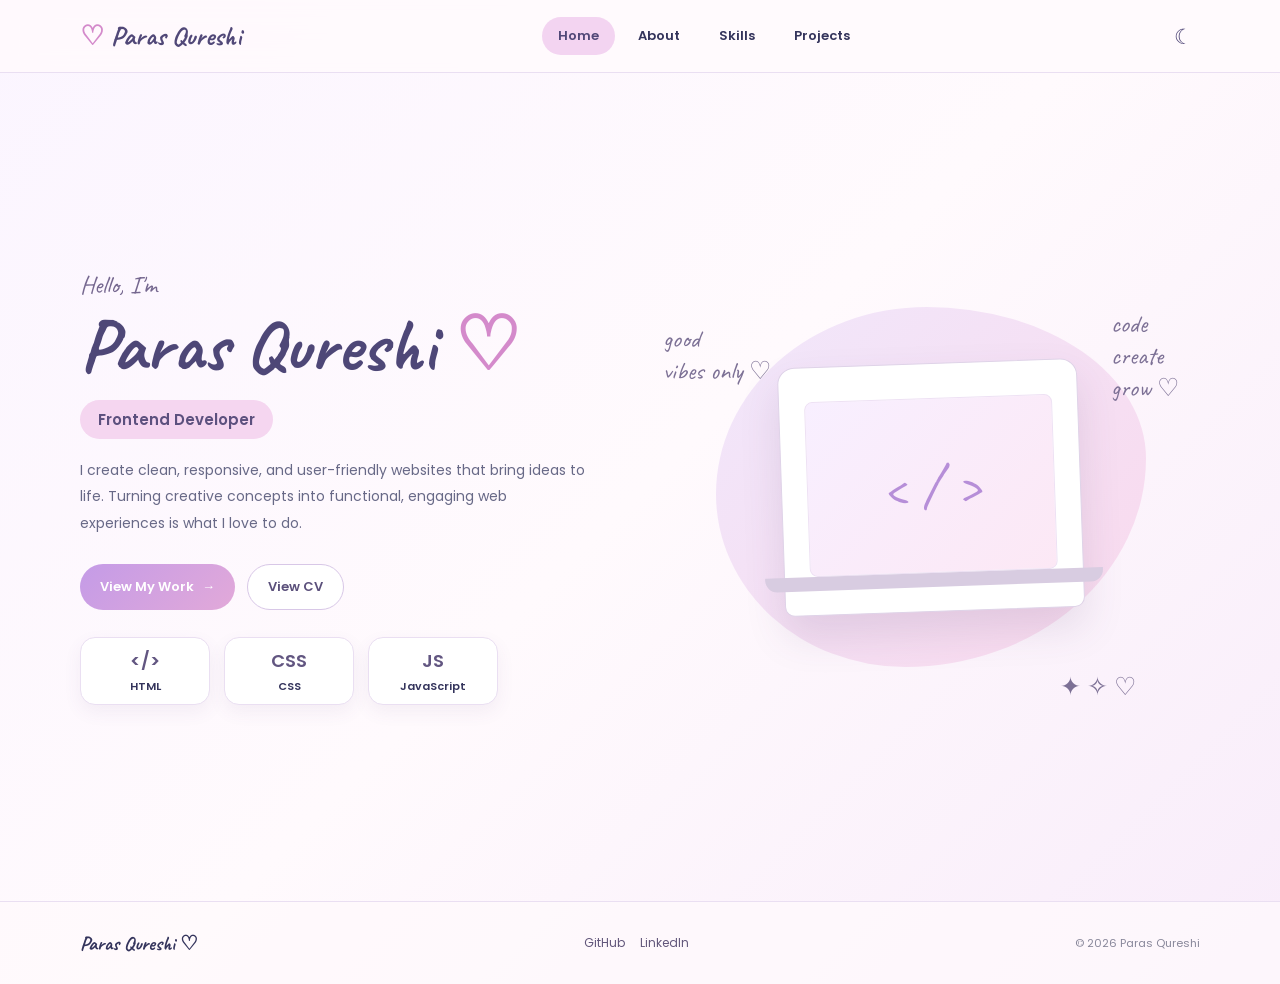
<file: index.html>
<!DOCTYPE html>
<html lang="en">

<head>
    <meta charset="UTF-8">
    <meta name="viewport" content="width=device-width, initial-scale=1.0">

    <title>Paras Qureshi | Frontend Developer</title>
<link rel="stylesheet" href="https://cdnjs.cloudflare.com/ajax/libs/font-awesome/6.7.2/css/all.min.css">
    <link rel="preconnect" href="https://fonts.googleapis.com">
    <link rel="preconnect" href="https://fonts.gstatic.com" crossorigin>

    <link
        href="https://fonts.googleapis.com/css2?family=Caveat:wght@500;600;700&family=Poppins:wght@400;500;600;700&display=swap"
        rel="stylesheet">

    <link rel="stylesheet" href="style.css">
</head>

<body>

    <!-- ================= NAVBAR ================= -->

    <header class="navbar">

        <div class="nav-container">

            <a href="index.html" class="logo">
                ♡ Paras Qureshi
            </a>

            <nav class="nav-menu" id="navMenu">

                <a href="index.html" class="active">
                    Home
                </a>

                <a href="about.html">
                    About
                </a>

                <a href="skills.html">
                    Skills
                </a>

                <a href="projects.html">
                    Projects
                </a>

            </nav>

            <div class="nav-right">

                <button id="themeButton" class="theme-button">
                    ☾
                </button>

                <button id="menuButton" class="menu-button">
                    ☰
                </button>

            </div>

        </div>

    </header>


    <!-- ================= HERO ================= -->

    <main>

        <section class="hero">

            <div class="hero-container">

                <!-- LEFT -->

                <div class="hero-content">

                    <p class="hello-text">
                        Hello, I'm 
                    </p>

                    <h1>
                        Paras Qureshi
                        <span>♡</span>
                    </h1>

                    <div class="developer-badge">
                        Frontend Developer
                    </div>

                    <p class="hero-description">
                    I create clean, responsive, and user-friendly websites that bring ideas to life. Turning creative concepts into functional, engaging web experiences is what I love to do.

                    </p>

                    <div class="hero-buttons">

                        <a href="projects.html" class="button primary-button">
                            View My Work
                            <span>→</span>
                        </a>
<a href="cv.html" class="button secondary-button">
   View CV
</a>

                    </div>


                    <!-- MINI SKILLS -->

                    <div class="mini-skills">

                        <div class="mini-skill">

                            <div class="mini-icon">
                                &lt;/&gt;
                            </div>

                            <span>
                                HTML
                            </span>

                        </div>


                        <div class="mini-skill">

                            <div class="mini-icon">
                                CSS
                            </div>

                            <span>
                                CSS
                            </span>

                        </div>


                        <div class="mini-skill">

                            <div class="mini-icon">
                                JS
                            </div>

                            <span>
                                JavaScript
                            </span>

                        </div>

                    </div>

                </div>


                <!-- RIGHT -->

                <div class="hero-art">

                    <div class="hero-blob"></div>

                    <div class="doodle doodle-top">
                        code<br>
                        create<br>
                        grow ♡
                    </div>

                    <div class="doodle doodle-left">
                        good<br>
                        vibes only ♡
                    </div>

                    <div class="doodle doodle-bottom">
                        ✦ ✧ ♡
                    </div>

                   


                    <!-- LAPTOP -->

                    <div class="laptop">

                        <div class="laptop-screen">

                            <div class="code-symbol">
                                &lt; / &gt;
                            </div>

                        </div>

                        <div class="laptop-base"></div>

                    </div>

                </div>

            </div>

        </section>

    </main>


    <!-- ================= FOOTER ================= -->

    <footer>

        <div class="footer-container">

            <div class="footer-name">
                Paras Qureshi ♡
            </div>

            <div class="social-links">

                <a href="https://github.com/Parasqureshi13"
                    target="_blank">
                    GitHub
                </a>

                <a href="https://www.linkedin.com/in/paras-qureshi-65b89837a/"
                    target="_blank">
                    LinkedIn
                </a>

            </div>

            <p class="copyright">
                © 2026 Paras Qureshi
            </p>

        </div>

    </footer>


    <script src="script.js"></script>

</body>

</html>
</file>
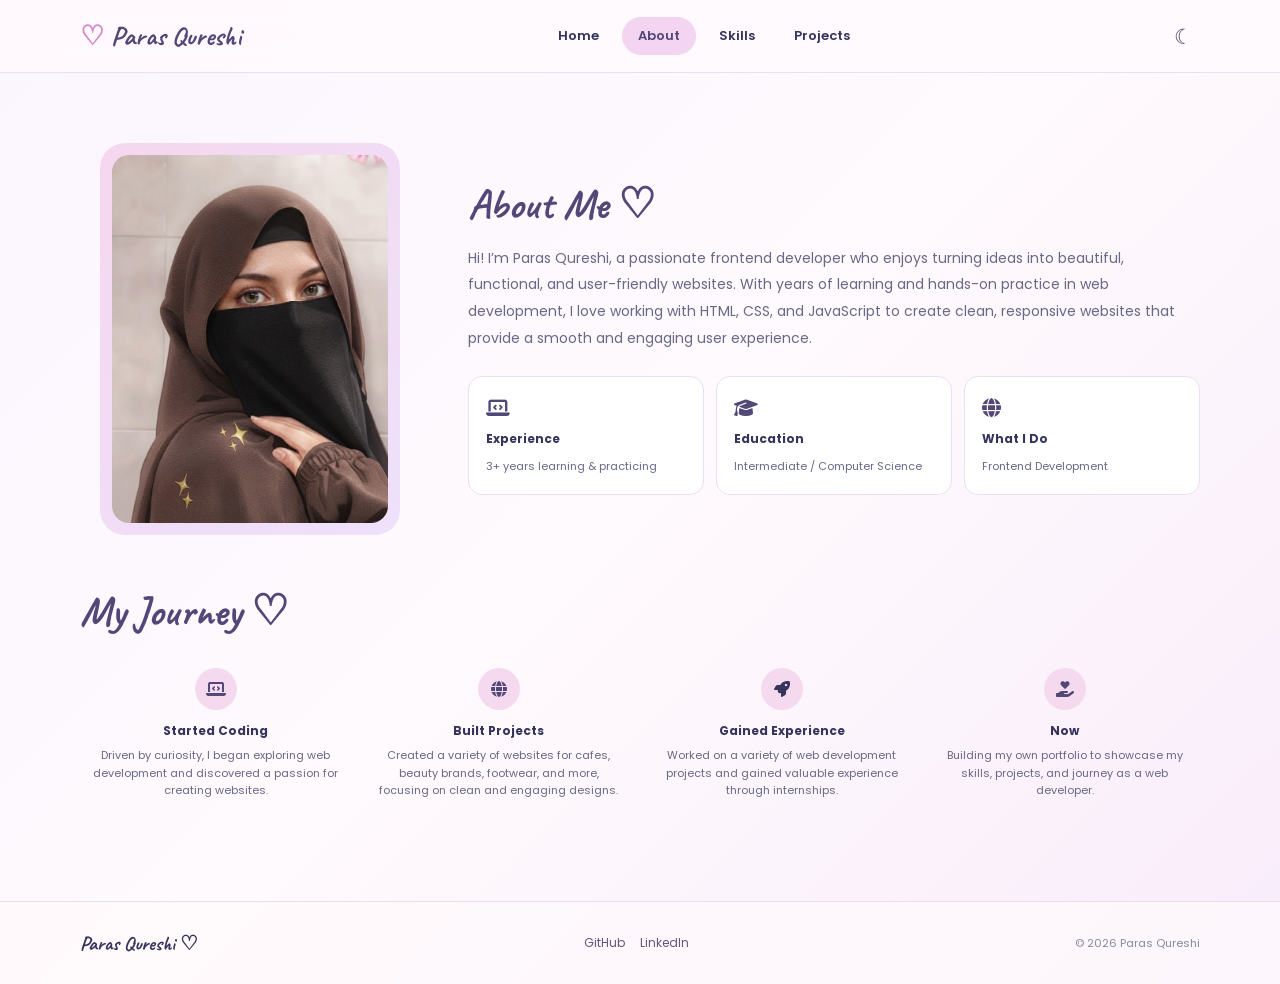
<file: about.html>
<!DOCTYPE html>
<html lang="en">

<head>

    <meta charset="UTF-8">
    <meta name="viewport" content="width=device-width, initial-scale=1.0">

    <title>About Me | Paras Qureshi</title>
<link rel="stylesheet" href="https://cdnjs.cloudflare.com/ajax/libs/font-awesome/6.7.2/css/all.min.css">
    <link rel="preconnect" href="https://fonts.googleapis.com">
    <link rel="preconnect" href="https://fonts.gstatic.com" crossorigin>

    <link
        href="https://fonts.googleapis.com/css2?family=Caveat:wght@500;600;700&family=Poppins:wght@400;500;600;700&display=swap"
        rel="stylesheet">

    <link rel="stylesheet" href="style.css">

</head>

<body>


    <!-- NAVBAR -->

    <header class="navbar">

        <div class="nav-container">

            <a href="index.html" class="logo">
                ♡ Paras Qureshi
            </a>

            <nav class="nav-menu" id="navMenu">

                <a href="index.html">
                    Home
                </a>

                <a href="about.html" class="active">
                    About
                </a>

                <a href="skills.html">
                    Skills
                </a>

                <a href="projects.html">
                    Projects
                </a>

            </nav>

            <div class="nav-right">

                <button id="themeButton" class="theme-button">
                    ☾
                </button>

                <button id="menuButton" class="menu-button">
                    ☰
                </button>

            </div>

        </div>

    </header>


    <!-- ABOUT -->

    <main>

        <section class="page-section">

            <div class="about-container">


                <!-- IMAGE -->

                <div class="about-image-area">

                    <div class="image-frame">

                        <img src="paras.jpg"
                            alt="Paras Qureshi">

                    </div>

                </div>


                <!-- CONTENT -->

                <div class="about-content">

                    <h1 class="section-title">
                        About Me ♡
                    </h1>

                    <p class="about-description">

                    Hi! I’m Paras Qureshi, a passionate frontend developer who enjoys turning ideas into beautiful, functional, and user-friendly websites. With years of learning and hands-on practice in web development, I love working with HTML, CSS, and JavaScript to create clean, responsive websites that provide a smooth and engaging user experience.


                    </p>


                    <!-- INFO -->

                    <div class="info-grid">

                        <div class="info-box">

                            <div class="info-icon">
                                <i class="fa-solid fa-laptop-code" style="color: rgb(81, 72, 120);"></i>
                            </div>

                            <strong>
                                Experience
                            </strong>

                            <span>
                                3+ years learning & practicing
                            </span>

                        </div>


                        <div class="info-box">

                            <div class="info-icon">
                                <i class="fa-solid fa-graduation-cap" style="color: rgb(81, 72, 120);"></i>
                            </div>

                            <strong>
                                Education
                            </strong>

                            <span>
                                Intermediate / Computer Science
                            </span>

                        </div>


                        <div class="info-box">

                            <div class="info-icon">
                                <i class="fa-solid fa-globe" style="color: rgb(81, 72, 120);"></i>
                            </div>

                            <strong>
                                What I Do
                            </strong>

                            <span>
                                Frontend Development
                            </span>

                        </div>

                    </div>

                </div>

            </div>


            <!-- JOURNEY -->

            <div class="journey">

                <h2 class="section-title">
                    My Journey ♡
                </h2>


                <div class="timeline">


                    <div class="timeline-item">

                        <div class="timeline-circle">
                             <i class="fa-solid fa-laptop-code" style="color: rgb(81, 72, 120);"></i>
                        </div>

                        <h3>
                            Started Coding
                        </h3>

                        <p>
                        Driven by curiosity, I began exploring web development and discovered a passion for creating websites.

                        </p>

                    </div>


                    <div class="timeline-item">

                        <div class="timeline-circle">
                             <i class="fa-solid fa-globe" style="color: rgb(81, 72, 120);"></i>
                        </div>

                        <h3>
                            Built Projects
                        </h3>

                        <p>
                       Created a variety of websites for cafes, beauty brands, footwear, and more, focusing on clean and engaging designs.

                        </p>

                    </div>


                    <div class="timeline-item">

                        <div class="timeline-circle">
                            <i class="fa-solid fa-rocket"></i>
                        </div>

                        <h3>
                            Gained Experience
                        </h3>

                        <p>
                         Worked on a variety of web development projects and gained valuable experience through internships.

                        </p>

                    </div>


                    <div class="timeline-item">

                        <div class="timeline-circle">
                         <i class="fa-solid fa-hand-holding-heart" style="color: rgb(81, 72, 120);"></i>
                        </div>

                        <h3>
                            Now
                        </h3>

                        <p>
                          Building my own portfolio to showcase my skills, projects, and journey as a web developer.

                        </p>

                    </div>


                </div>

            </div>

        </section>

    </main>


    <!-- FOOTER -->

    <footer>

        <div class="footer-container">

            <div class="footer-name">
                Paras Qureshi ♡
            </div>

            <div class="social-links">

                <a href="https://github.com/Parasqureshi13"
                    target="_blank">
                    GitHub
                </a>

                <a href="https://www.linkedin.com/in/paras-qureshi-65b89837a/"
                    target="_blank">
                    LinkedIn
                </a>

            </div>

            <p class="copyright">
                © 2026 Paras Qureshi
            </p>

        </div>

    </footer>


    <script src="script.js"></script>

</body>

</html>
</file>
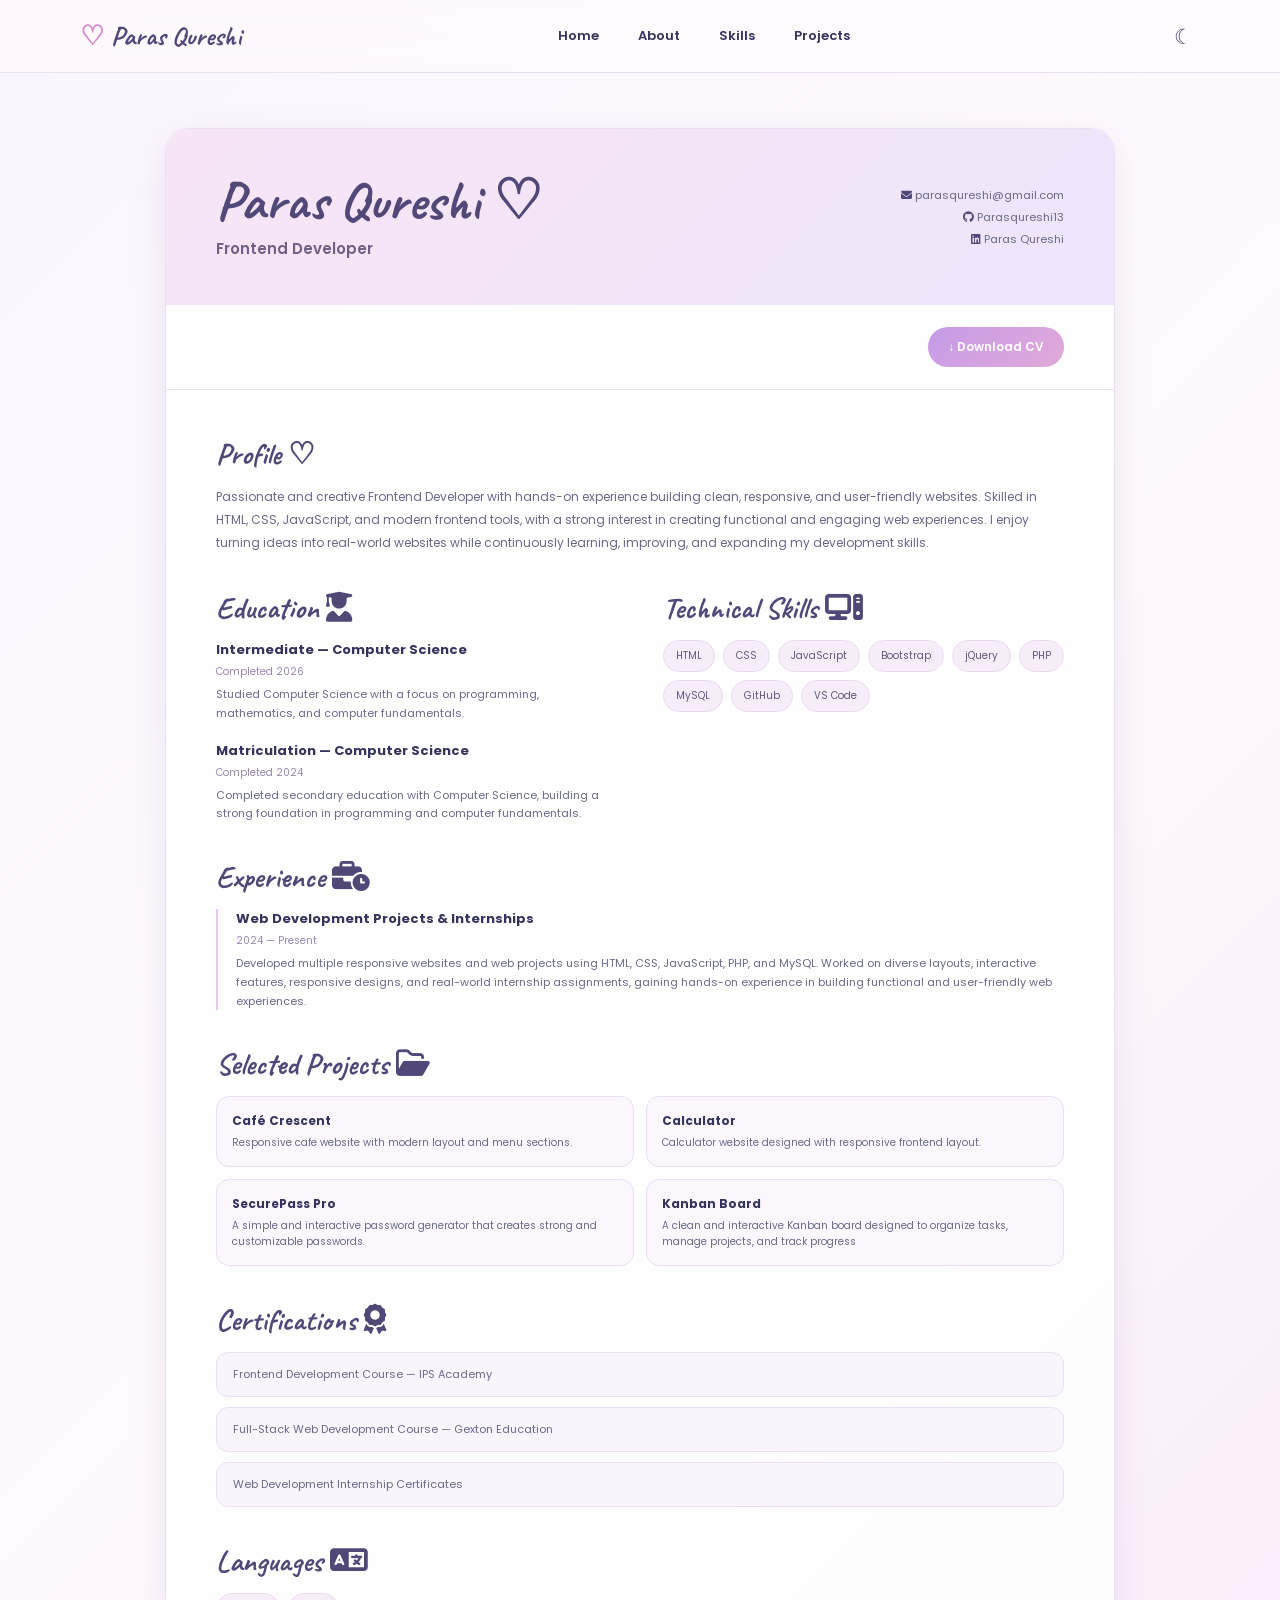
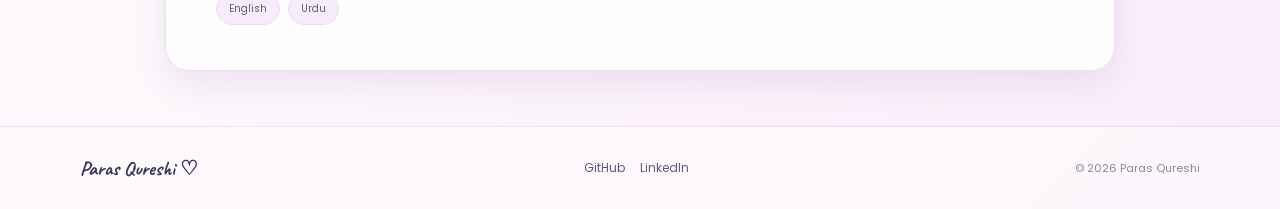
<file: cv.html>
<!DOCTYPE html>
<html lang="en">

<head>

    <meta charset="UTF-8">
    <meta name="viewport" content="width=device-width, initial-scale=1.0">

    <title>CV | Paras Qureshi</title>
<link rel="stylesheet" href="https://cdnjs.cloudflare.com/ajax/libs/font-awesome/6.7.2/css/all.min.css">
    <link rel="preconnect" href="https://fonts.googleapis.com">
    <link rel="preconnect" href="https://fonts.gstatic.com" crossorigin>

    <link
        href="https://fonts.googleapis.com/css2?family=Caveat:wght@500;600;700&family=Poppins:wght@400;500;600;700&display=swap"
        rel="stylesheet">

    <link rel="stylesheet" href="style.css">

    <style>

        .cv-page {
            padding: 55px 0;
        }

        .cv-container {
            width: min(950px, 92%);
            margin: auto;
        }

        .cv-card {
            background: rgba(255, 255, 255, 0.88);
            border: 1px solid var(--border);
            border-radius: 24px;
            box-shadow: var(--shadow);
            overflow: hidden;
        }

        /* CV HEADER */

        .cv-header {
            padding: 45px 50px;
            background:
                linear-gradient(
                    135deg,
                    #f7e5f5,
                    #eee5fb
                );

            display: flex;
            justify-content: space-between;
            align-items: center;
            gap: 30px;
        }

        .cv-name {
            font-family: 'Caveat', cursive;
            font-size: 55px;
            color: var(--lavender-dark);
            line-height: 1;
        }

        .cv-role {
            margin-top: 8px;
            font-size: 15px;
            color: #6d6084;
            font-weight: 600;
        }

        .cv-contact {
            text-align: right;
            font-size: 11px;
            color: var(--muted);
            line-height: 2;
        }

        .cv-contact a {
            color: #6c5b88;
        }

        /* DOWNLOAD BUTTON */

        .download-area {
            padding: 22px 50px;
            border-bottom: 1px solid var(--border);
            display: flex;
            justify-content: flex-end;
        }

        .download-btn {
            border: none;
            cursor: pointer;
            padding: 11px 20px;
            border-radius: 999px;
            background: linear-gradient(
                135deg,
                #c49be7,
                #e2a9d9
            );
            color: white;
            font-size: 12px;
            font-weight: 600;
            transition: 0.25s;
        }

        .download-btn:hover {
            transform: translateY(-2px);
            box-shadow: 0 8px 18px rgba(125, 87, 155, 0.15);
        }

        /* CV BODY */

        .cv-body {
            padding: 45px 50px;
        }

        .cv-section {
            margin-bottom: 35px;
        }

        .cv-section:last-child {
            margin-bottom: 0;
        }

        .cv-section-title {
            font-family: 'Caveat', cursive;
            font-size: 30px;
            color: var(--lavender-dark);
            margin-bottom: 13px;
        }

        .cv-text {
            color: var(--muted);
            font-size: 12px;
            line-height: 1.9;
        }

        /* TWO COLUMNS */

        .cv-columns {
            display: grid;
            grid-template-columns: 1fr 1fr;
            gap: 45px;
        }

        /* EDUCATION */

        .cv-item {
            margin-bottom: 18px;
        }

        .cv-item:last-child {
            margin-bottom: 0;
        }

        .cv-item h3 {
            font-size: 13px;
            color: var(--text);
            margin-bottom: 4px;
        }

        .cv-item .date {
            font-size: 10px;
            color: #9b87b1;
            margin-bottom: 5px;
        }

        .cv-item p {
            font-size: 11px;
            color: var(--muted);
            line-height: 1.7;
        }

        /* SKILLS */

        .cv-skills {
            display: flex;
            flex-wrap: wrap;
            gap: 8px;
        }

        .cv-skill {
            padding: 7px 12px;
            border-radius: 999px;
            background: #f6edf8;
            border: 1px solid #eadcf0;
            font-size: 10px;
            color: #62577b;
        }

        /* EXPERIENCE */

        .experience-item {
            padding-left: 18px;
            border-left: 2px solid #e5cce8;
        }

        /* PROJECTS */

        .cv-projects {
            display: grid;
            grid-template-columns: 1fr 1fr;
            gap: 12px;
        }

        .cv-project {
            padding: 15px;
            border-radius: 13px;
            background: #fcf7fd;
            border: 1px solid var(--border);
        }

        .cv-project h3 {
            font-size: 12px;
            margin-bottom: 5px;
        }

        .cv-project p {
            font-size: 10px;
            line-height: 1.6;
            color: var(--muted);
        }

        /* CERTIFICATIONS */

        .cert-list {
            display: grid;
            gap: 10px;
        }

        .cert {
            padding: 13px 16px;
            border-radius: 12px;
            background: #faf4fc;
            border: 1px solid var(--border);
            font-size: 11px;
            color: var(--muted);
        }

        /* DARK MODE */

        body.dark .cv-card {
            background: #211c2b;
        }

        body.dark .cv-header {
            background:
                linear-gradient(
                    135deg,
                    #30263b,
                    #29243a
                );
        }

        body.dark .cv-project,
        body.dark .cert {
            background: #2a2435;
        }

        body.dark .cv-skill {
            background: #30283c;
            border-color: #40354c;
            color: #d9d0e8;
        }

        /* PRINT */

        @media print {

            .navbar,
            footer,
            .download-area {
                display: none;
            }

            .cv-page {
                padding: 0;
            }

            .cv-container {
                width: 100%;
            }

            .cv-card {
                box-shadow: none;
                border: none;
            }

            body {
                background: white;
            }

        }

        /* RESPONSIVE */

        @media (max-width: 700px) {

            .cv-header {
                flex-direction: column;
                align-items: flex-start;
                padding: 35px 25px;
            }

            .cv-contact {
                text-align: left;
            }

            .download-area {
                padding: 18px 25px;
            }

            .cv-body {
                padding: 35px 25px;
            }

            .cv-name {
                font-size: 46px;
            }

            .cv-columns {
                grid-template-columns: 1fr;
                gap: 30px;
            }

            .cv-projects {
                grid-template-columns: 1fr;
            }

        }

    </style>

</head>


<body>


    <!-- ================= NAVBAR ================= -->

    <header class="navbar">

        <div class="nav-container">

            <a href="index.html" class="logo">
                ♡ Paras Qureshi
            </a>

            <nav class="nav-menu" id="navMenu">

                <a href="index.html">
                    Home
                </a>

                <a href="about.html">
                    About
                </a>

                <a href="skills.html">
                    Skills
                </a>

                <a href="projects.html">
                    Projects
                </a>

            </nav>

            <div class="nav-right">

                <button id="themeButton" class="theme-button">
                    ☾
                </button>

                <button id="menuButton" class="menu-button">
                    ☰
                </button>

            </div>

        </div>

    </header>


    <!-- ================= CV ================= -->

    <main>

        <section class="cv-page">

            <div class="cv-container">

                <div class="cv-card">


                    <!-- CV HEADER -->

                    <div class="cv-header">

                        <div>

                            <h1 class="cv-name">
                                Paras Qureshi ♡
                            </h1>

                            <p class="cv-role">
                                Frontend Developer
                            </p>

                        </div>


                        <div class="cv-contact">

                            <div>
                                <i class="fa-solid fa-envelope" style="color: rgb(81, 72, 120);"></i> parasqureshi@gmail.com
                            </div>

                            <div>
                             <i class="fa-brands fa-github" style="color: rgb(81, 72, 120);"></i>  Parasqureshi13
                            </div>

                            <div>
                              <i class="fa-brands fa-linkedin" style="color: rgb(81, 72, 120);"></i> Paras Qureshi
                            </div>

                        </div>

                    </div>


                    <!-- DOWNLOAD -->

                    <div class="download-area">

                        <button
                            class="download-btn"
                            onclick="window.print()">

                            ↓ Download CV

                        </button>

                    </div>


                    <!-- CV BODY -->

                    <div class="cv-body">


                        <!-- SUMMARY -->

                        <section class="cv-section">

                            <h2 class="cv-section-title">
                                Profile ♡
                            </h2>

                            <p class="cv-text">

                           Passionate and creative Frontend Developer with hands-on experience building clean, responsive, and user-friendly websites. Skilled in HTML, CSS, JavaScript, and modern frontend tools, with a strong interest in creating functional and engaging web experiences. I enjoy turning ideas into real-world websites while continuously learning, improving, and expanding my development skills.


                            </p>

                        </section>


                        <!-- TWO COLUMNS -->

                        <div class="cv-columns">


                            <!-- EDUCATION -->

                            <section class="cv-section">

                                <h2 class="cv-section-title">
                                    Education <i class="fa-solid fa-user-graduate" style="color: rgb(81, 72, 120);"></i>
                                </h2>


                                <div class="cv-item">

                                    <h3>
                                        Intermediate — Computer Science
                                    </h3>

                                    <div class="date">
                                        Completed 2026
                                    </div>

                                    <p>
                                     Studied Computer Science with a focus on programming, mathematics, and computer fundamentals.
                                    </p>

                                </div>


                                <div class="cv-item">

                                    <h3>
                                        Matriculation — Computer Science
                                    </h3>

                                    <div class="date">
                                        Completed 2024
                                    </div>

                                    <p>
                                       Completed secondary education with Computer Science, building a strong foundation in programming and computer fundamentals.
                                    </p>

                                </div>

                            </section>


                            <!-- SKILLS -->

                            <section class="cv-section">

                                <h2 class="cv-section-title">
                                    Technical Skills   <i class="fa-solid fa-computer" style="color: rgb(81, 72, 120);"></i>
                                </h2>

                                <div class="cv-skills">

                                    <span class="cv-skill">
                                        HTML
                                    </span>

                                    <span class="cv-skill">
                                        CSS
                                    </span>

                                    <span class="cv-skill">
                                        JavaScript
                                    </span>

                                    <span class="cv-skill">
                                        Bootstrap
                                    </span>

                                    <span class="cv-skill">
                                        jQuery
                                    </span>

                                    <span class="cv-skill">
                                        PHP
                                    </span>

                                    <span class="cv-skill">
                                        MySQL
                                    </span>

                                    <span class="cv-skill">
                                        GitHub
                                    </span>

                                    <span class="cv-skill">
                                        VS Code
                                    </span>

                                </div>

                            </section>


                        </div>


                        <!-- EXPERIENCE -->

                        <section class="cv-section">

                            <h2 class="cv-section-title">
                                Experience <i class="fa-solid fa-business-time" style="color: rgb(81, 72, 120);"></i>
                            </h2>


                            <div class="experience-item">

                                <div class="cv-item">

                                    <h3>
                                        Web Development Projects & Internships
                                    </h3>

                                    <div class="date">
                                        2024 — Present
                                    </div>

                                    <p>

                                    Developed multiple responsive websites and web projects using HTML, CSS, JavaScript, PHP, and MySQL. Worked on diverse layouts, interactive features, responsive designs, and real-world internship assignments, gaining hands-on experience in building functional and user-friendly web experiences.


                                    </p>

                                </div>

                            </div>

                        </section>


                        <!-- PROJECTS -->

                        <section class="cv-section">

                            <h2 class="cv-section-title">
                                Selected Projects <i class="fa-regular fa-folder-open" style="color: rgb(81, 72, 120);"></i>
                            </h2>


                            <div class="cv-projects">


                                <div class="cv-project">

                                    <h3>
                                        Café Crescent
                                    </h3>

                                    <p>
                                        Responsive cafe website with
                                        modern layout and menu sections.
                                    </p>

                                </div>


                                <div class="cv-project">

                                    <h3>
                                      Calculator
                                    </h3>

                                    <p>
                                       Calculator website designed with
                                        responsive frontend layout.
                                    </p>

                                </div>


                                <div class="cv-project">

                                    <h3>
                                        SecurePass Pro
                                    </h3>

                                    <p>
                                    A simple and interactive password generator that creates strong and customizable passwords.
                                    </p>

                                </div>


                                <div class="cv-project">

                                    <h3>
                                       Kanban Board
                                    </h3>

                                    <p>
                                      A clean and interactive Kanban board designed to organize tasks, manage projects, and track progress
                                    </p>

                                </div>


                            </div>

                        </section>


                        <!-- CERTIFICATIONS -->

                        <section class="cv-section">

                            <h2 class="cv-section-title">
                                Certifications <i class="fa-solid fa-award" style="color: rgb(81, 72, 120);"></i>
                            </h2>


                            <div class="cert-list">

                                <div class="cert">
                                    Frontend Development Course — IPS Academy
                                </div>

                                <div class="cert">
                                    Full-Stack Web Development Course —
                                    Gexton Education
                                </div>

                                <div class="cert">
                                    Web Development Internship Certificates
                                </div>

                            </div>

                        </section>


                        <!-- LANGUAGES -->

                        <section class="cv-section">

                            <h2 class="cv-section-title">
                                Languages <i class="fa-solid fa-language" style="color: rgb(81, 72, 120);"></i>
                            </h2>

                            <div class="cv-skills">

                                <span class="cv-skill">
                                    English
                                </span>

                                <span class="cv-skill">
                                    Urdu
                                </span>

                            </div>

                        </section>


                    </div>

                </div>

            </div>

        </section>

    </main>


    <!-- FOOTER -->

    <footer>

        <div class="footer-container">

            <div class="footer-name">
                Paras Qureshi ♡
            </div>

            <div class="social-links">

                <a href="https://github.com/Parasqureshi13"
                    target="_blank">
                    GitHub
                </a>

                <a href="https://www.linkedin.com/in/paras-qureshi-65b89837a/"
                    target="_blank">
                    LinkedIn
                </a>
            </div>

            <p class="copyright">
                © 2026 Paras Qureshi
            </p>

        </div>

    </footer>


    <script src="script.js"></script>

</body>

</html>
</file>
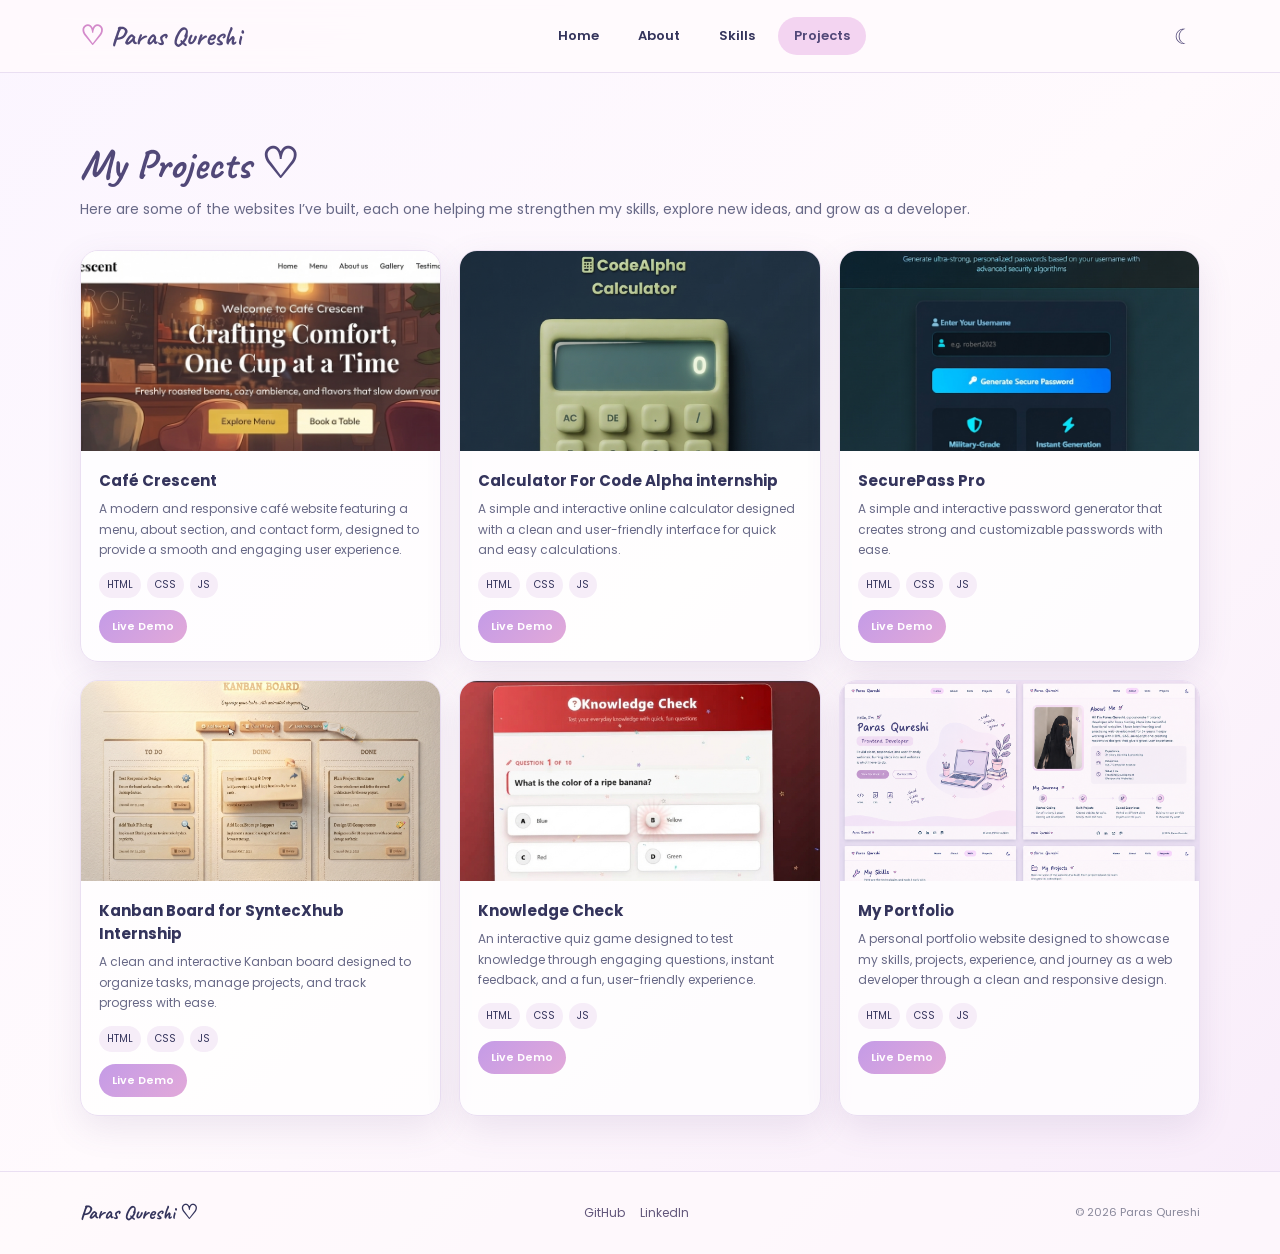
<file: projects.html>
<!DOCTYPE html>
<html lang="en">

<head>

    <meta charset="UTF-8">
    <meta name="viewport" content="width=device-width, initial-scale=1.0">

    <title>Projects | Paras Qureshi</title>
<link rel="stylesheet" href="https://cdnjs.cloudflare.com/ajax/libs/font-awesome/6.7.2/css/all.min.css">
    <link rel="preconnect" href="https://fonts.googleapis.com">
    <link rel="preconnect" href="https://fonts.gstatic.com" crossorigin>

    <link
        href="https://fonts.googleapis.com/css2?family=Caveat:wght@500;600;700&family=Poppins:wght@400;500;600;700&display=swap"
        rel="stylesheet">

    <link rel="stylesheet" href="style.css">

</head>

<body>


    <!-- NAVBAR -->

    <header class="navbar">

        <div class="nav-container">

            <a href="index.html" class="logo">
                ♡ Paras Qureshi
            </a>

            <nav class="nav-menu" id="navMenu">

                <a href="index.html">
                    Home
                </a>

                <a href="about.html">
                    About
                </a>

                <a href="skills.html">
                    Skills
                </a>

                <a href="projects.html" class="active">
                    Projects
                </a>

            </nav>

            <div class="nav-right">

                <button id="themeButton" class="theme-button">
                    ☾
                </button>

                <button id="menuButton" class="menu-button">
                    ☰
                </button>

            </div>

        </div>

    </header>


    <!-- PROJECTS -->

    <main>

        <section class="page-section">

            <div class="projects-heading">

                <div>

                    <h1 class="section-title">
                        My Projects ♡
                    </h1>

                    <p class="section-subtitle">
                      Here are some of the websites I’ve built, each one helping me strengthen my skills, explore new ideas, and grow as a developer.

                    </p>

                </div>

            </div>


            <div class="projects-grid">


                <!-- PROJECT 1 -->

                <article class="project-card">

                    <div class="project-image cafe-image">
    <img src="cafe.jpg" alt="Café Crescent Website">
</div>

                    <div class="project-content">

                        <h2>
                            Café Crescent
                        </h2>

                        <p>
                         A modern and responsive café website featuring a menu, about section, and contact form, designed to provide a smooth and engaging user experience.

                        </p>

                        <div class="project-tags">

                            <span>HTML</span>
                            <span>CSS</span>
                            <span>JS</span>

                        </div>

                        <div class="project-buttons">

                            <a href="https://cafecrescentbyparas.netlify.app/"
                                target="_blank"
                                class="small-button primary-button">
                                Live Demo
                            </a>

                        </div>

                    </div>

                </article>


                <!-- PROJECT 2 -->

                <article class="project-card">

                        <div class="project-image cafe-image">
    <img src="calculator.jpg" alt="Calculator For Code Alpha internship">
</div>
                    <div class="project-content">

                        <h2>
                           Calculator For Code Alpha internship
                        </h2>

                        <p>
                          A simple and interactive online calculator designed with a clean and user-friendly interface for quick and easy calculations.

                        </p>

                        <div class="project-tags">

                            <span>HTML</span>
                            <span>CSS</span>
                            <span>JS</span>

                        </div>

                        <div class="project-buttons">

                            <a href="http://parasqureshi13.github.io/CodeAlpha_Task1/"
                                class="small-button primary-button">
                                Live Demo
                            </a>

                        </div>

                    </div>

                </article>


                <!-- PROJECT 3 -->

                <article class="project-card">

                    <div class="project-image cafe-image">
    <img src="pass.jpg" alt="Password Generator">
</div>

                    <div class="project-content">

                        <h2>
                          SecurePass Pro
                        </h2>

                        <p>
                        A simple and interactive password generator that creates strong and customizable passwords with ease.

                        </p>

                        <div class="project-tags">

                            <span>HTML</span>
                            <span>CSS</span>
                            <span>JS</span>

                        </div>

                        <div class="project-buttons">

                            <a href="https://parasqureshi13.github.io/password_generator/"
                                class="small-button primary-button">
                                Live Demo
                            </a>

                        </div>

                    </div>

                </article>


                <!-- PROJECT 4 -->

                <article class="project-card">

                           <div class="project-image cafe-image">
    <img src="kanban.jpg" alt="Password Generator">
</div>

                    <div class="project-content">

                        <h2>
                            Kanban Board for SyntecXhub Internship
                        </h2>

                        <p>
                    A clean and interactive Kanban board designed to organize tasks, manage projects, and track progress with ease.

                        </p>

                        <div class="project-tags">

                              <span>HTML</span>
                            <span>CSS</span>
                            <span>JS</span>

                        </div>

                        <div class="project-buttons">

                            <a href="https://parasqureshi13.github.io/SyntecXhub_Task4/"
                                class="small-button primary-button">
                               Live Demo
                            </a>
                        </div>

                    </div>

                </article>


                <!-- PROJECT 5 -->

                <article class="project-card">

                       <div class="project-image cafe-image">
    <img src="quiz.jpg" alt="Quiz Game">
</div>

                    <div class="project-content">

                        <h2>
                         Knowledge Check
                        </h2>

                        <p>
                          An interactive quiz game designed to test knowledge through engaging questions, instant feedback, and a fun, user-friendly experience.

                        </p>

                        <div class="project-tags">

                            <span>HTML</span>
                            <span>CSS</span>
                            <span>JS</span>

                        </div>

                        <div class="project-buttons">

                            <a href="https://parasqureshi13.github.io/SyntecXhub_Task3/"
                                class="small-button primary-button">
                                Live Demo
                            </a>

                        </div>

                    </div>

                </article>


                <!-- PROJECT 6 -->

                <article class="project-card">

                    <div class="project-image food-image">
                        <img src="port.jpg" alt="My Portfolio">
                    </div>

                    <div class="project-content">

                        <h2>
                           My Portfolio
                        </h2>

                        <p>
                         A personal portfolio website designed to showcase my skills, projects, experience, and journey as a web developer through a clean and responsive design.

                        </p>

                        <div class="project-tags">

                            <span>HTML</span>
                            <span>CSS</span>
                            <span>JS</span>

                        </div>

                        <div class="project-buttons">

                            <a href="https://parasqureshi13.github.io/My_Portfolio/"
                                class="small-button primary-button">
                                Live Demo
                            </a>

                        </div>

                    </div>

                </article>

            </div>
        </section>

    </main>


    <!-- FOOTER -->

    <footer>

        <div class="footer-container">

            <div class="footer-name">
                Paras Qureshi ♡
            </div>

            <div class="social-links">

                <a href="https://github.com/Parasqureshi13"
                    target="_blank">
                    GitHub
                </a>

                <a href="https://www.linkedin.com/in/paras-qureshi-65b89837a/"
                    target="_blank">
                    LinkedIn
                </a>

            </div>

            <p class="copyright">
                © 2026 Paras Qureshi
            </p>

        </div>

    </footer>


    <script src="script.js"></script>

</body>

</html>
</file>
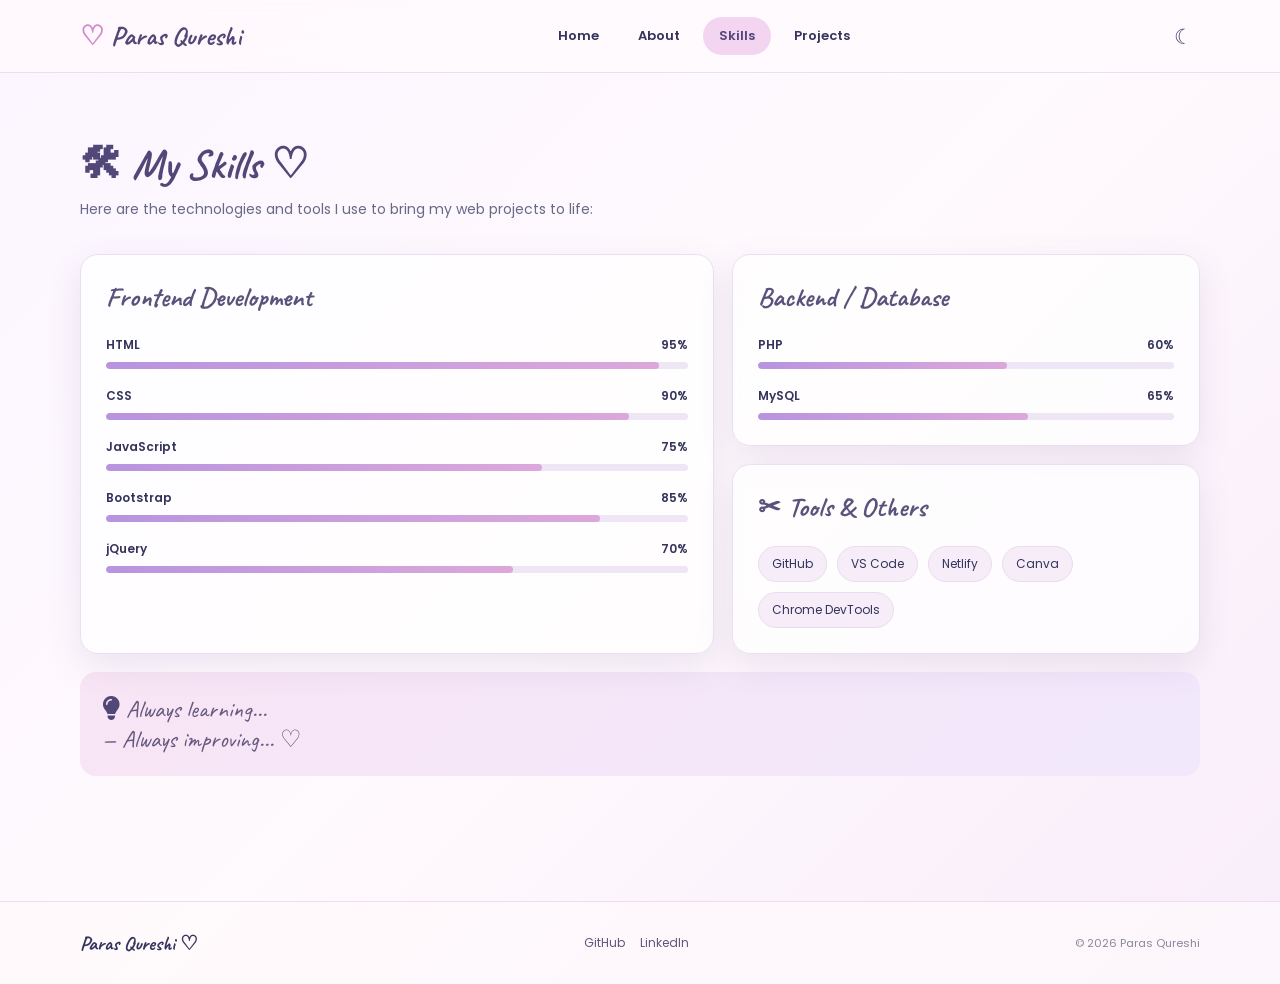
<file: skills.html>
<!DOCTYPE html>
<html lang="en">

<head>

    <meta charset="UTF-8">
    <meta name="viewport" content="width=device-width, initial-scale=1.0">

    <title>Skills | Paras Qureshi</title>
<link rel="stylesheet" href="https://cdnjs.cloudflare.com/ajax/libs/font-awesome/6.7.2/css/all.min.css">
    <link rel="preconnect" href="https://fonts.googleapis.com">
    <link rel="preconnect" href="https://fonts.gstatic.com" crossorigin>

    <link
        href="https://fonts.googleapis.com/css2?family=Caveat:wght@500;600;700&family=Poppins:wght@400;500;600;700&display=swap"
        rel="stylesheet">

    <link rel="stylesheet" href="style.css">

</head>

<body>


    <!-- NAVBAR -->

    <header class="navbar">

        <div class="nav-container">

            <a href="index.html" class="logo">
                ♡ Paras Qureshi
            </a>

            <nav class="nav-menu" id="navMenu">

                <a href="index.html">
                    Home
                </a>

                <a href="about.html">
                    About
                </a>

                <a href="skills.html" class="active">
                    Skills
                </a>

                <a href="projects.html">
                    Projects
                </a>

            </nav>

            <div class="nav-right">

                <button id="themeButton" class="theme-button">
                    ☾
                </button>

                <button id="menuButton" class="menu-button">
                    ☰
                </button>

            </div>

        </div>

    </header>


    <!-- SKILLS -->

    <main>

        <section class="page-section skills-section">

            <h1 class="section-title">
                🛠 My Skills ♡
            </h1>

            <p class="section-subtitle">
             Here are the technologies and tools I use to bring my web projects to life:

            </p>


            <div class="skills-layout">


                <!-- FRONTEND -->

                <div class="skill-card">

                    <h2>
                        Frontend Development
                    </h2>


                    <div class="skill">

                        <div class="skill-heading">

                            <span>
                                HTML
                            </span>

                            <span>
                                95%
                            </span>

                        </div>

                        <div class="progress">
                            <span style="width:95%"></span>
                        </div>

                    </div>


                    <div class="skill">

                        <div class="skill-heading">

                            <span>
                                CSS
                            </span>

                            <span>
                                90%
                            </span>

                        </div>

                        <div class="progress">
                            <span style="width:90%"></span>
                        </div>

                    </div>


                    <div class="skill">

                        <div class="skill-heading">

                            <span>
                                JavaScript
                            </span>

                            <span>
                                75%
                            </span>

                        </div>

                        <div class="progress">
                            <span style="width:75%"></span>
                        </div>

                    </div>


                    <div class="skill">

                        <div class="skill-heading">

                            <span>
                                Bootstrap
                            </span>

                            <span>
                                85%
                            </span>

                        </div>

                        <div class="progress">
                            <span style="width:85%"></span>
                        </div>

                    </div>


                    <div class="skill">

                        <div class="skill-heading">

                            <span>
                                jQuery
                            </span>

                            <span>
                                70%
                            </span>

                        </div>

                        <div class="progress">
                            <span style="width:70%"></span>
                        </div>

                    </div>

                </div>


                <!-- RIGHT SIDE -->

                <div class="skills-right">


                    <!-- BACKEND -->

                    <div class="skill-card">

                        <h2>
                            Backend / Database
                        </h2>


                        <div class="skill">

                            <div class="skill-heading">

                                <span>
                                    PHP
                                </span>

                                <span>
                                    60%
                                </span>

                            </div>

                            <div class="progress">
                                <span style="width:60%"></span>
                            </div>

                        </div>


                        <div class="skill">

                            <div class="skill-heading">

                                <span>
                                    MySQL
                                </span>

                                <span>
                                    65%
                                </span>

                            </div>

                            <div class="progress">
                                <span style="width:65%"></span>
                            </div>

                        </div>

                    </div>


                    <!-- TOOLS -->

                    <div class="skill-card tools-card">

                        <h2>
                            ✂ Tools & Others
                        </h2>


                        <div class="tags">

                            <span>GitHub</span>

                            <span>VS Code</span>

                            <span>Netlify</span>

                            <span>Canva</span>

                            <span>Chrome DevTools</span>

                        </div>

                    </div>

                </div>

            </div>


            <!-- LEARNING -->

            <div class="learning-box">

                <i class="fa-solid fa-lightbulb" style="color: rgb(81, 72, 120);"></i> Always learning...
                <br>
                — Always improving... ♡

            </div>

        </section>

    </main>


    <!-- FOOTER -->

    <footer>

        <div class="footer-container">

            <div class="footer-name">
                Paras Qureshi ♡
            </div>

            <div class="social-links">

                <a href="https://github.com/Parasqureshi13"
                    target="_blank">
                    GitHub
                </a>

                <a href="https://www.linkedin.com/in/paras-qureshi-65b89837a/"
                    target="_blank">
                    LinkedIn
                </a>
            </div>

            <p class="copyright">
                © 2026 Paras Qureshi
            </p>

        </div>

    </footer>


    <script src="script.js"></script>

</body>

</html>
</file>
<file: style.css>
@import url('https://fonts.googleapis.com/css2?family=Caveat:wght@500;600;700&family=Poppins:wght@400;500;600;700&display=swap');


/* ================= ROOT ================= */

:root {

    --lavender: #b99be9;
    --lavender-dark: #514878;

    --pink: #f4c8e8;
    --pink-dark: #d48acb;

    --pink-soft: #fff1fa;

    --purple-soft: #eee5fb;

    --background: #fffafd;

    --white: #ffffff;

    --text: #34345c;

    --muted: #686987;

    --border: #eadff2;

    --shadow: 0 12px 35px rgba(111, 82, 143, 0.12);

    --radius: 18px;

}


/* ================= RESET ================= */

* {
    margin: 0;
    padding: 0;
    box-sizing: border-box;
}

html {
    scroll-behavior: smooth;
}

body {

    font-family: 'Poppins', sans-serif;

    color: var(--text);

    background:
        linear-gradient(
            135deg,
            #fbf5ff 0%,
            #fffafd 50%,
            #f8ecfa 100%
        );

    min-height: 100vh;

    transition: 0.3s;

}

a {
    text-decoration: none;
    color: inherit;
}

button {
    font-family: inherit;
}


/* ================= NAVBAR ================= */

.navbar {

    position: sticky;

    top: 0;

    z-index: 1000;

    background:
        rgba(255, 250, 253, 0.90);

    backdrop-filter: blur(14px);

    border-bottom:
        1px solid var(--border);

}


.nav-container {

    width: min(1120px, 92%);

    min-height: 72px;

    margin: auto;

    display: flex;

    align-items: center;

    justify-content: space-between;

    gap: 20px;

}


.logo {

    font-family: 'Caveat', cursive;

    font-size: 27px;

    font-weight: 700;

    color: var(--lavender-dark);

}


.logo:first-letter {
    color: var(--pink-dark);
}


.nav-menu {

    display: flex;

    align-items: center;

    gap: 7px;

}


.nav-menu a {

    padding:
        9px 16px;

    border-radius:
        999px;

    font-size:
        13px;

    font-weight:
        600;

    transition:
        0.25s;

}


.nav-menu a:hover,
.nav-menu a.active {

    background:
        #f3d4f1;

    color:
        #514878;

}


.nav-right {

    display: flex;

    align-items: center;

    gap: 10px;

}


.theme-button {

    border: none;

    background: transparent;

    color: var(--lavender-dark);

    font-size: 21px;

    cursor: pointer;

    padding: 7px;

}


.menu-button {

    display: none;

    border: none;

    background: transparent;

    font-size: 24px;

    color: var(--lavender-dark);

    cursor: pointer;

}


/* ================= HERO ================= */

.hero {

    min-height:
        calc(100vh - 72px);

}


.hero-container {

    width:
        min(1120px, 92%);

    min-height:
        calc(100vh - 72px);

    margin:
        auto;

    display:
        grid;

    grid-template-columns:
        1fr 1fr;

    align-items:
        center;

    gap:
        45px;

}


.hero-content {

    position:
        relative;

    z-index:
        2;

}


.hello-text {

    font-family:
        'Caveat', cursive;

    font-size:
        25px;

    color:
        #75678f;

}


.hero h1 {

    font-family:
        'Caveat', cursive;

    font-size:
        74px;

    line-height:
        0.95;

    color:
        #4e4777;

    margin:
        10px 0 18px;

}


.hero h1 span {

    color:
        var(--pink-dark);

}


.developer-badge {

    display:
        inline-block;

    padding:
        8px 18px;

    border-radius:
        999px;

    background:
        #f5d6f0;

    color:
        #5c507e;

    font-size:
        15px;

    font-weight:
        600;

}


.hero-description {

    max-width:
        510px;

    margin-top:
        18px;

    color:
        var(--muted);

    font-size:
        14px;

    line-height:
        1.9;

}


.hero-buttons {

    display:
        flex;

    gap:
        12px;

    margin:
        27px 0;

    flex-wrap:
        wrap;

}


.button {

    display:
        inline-flex;

    align-items:
        center;

    justify-content:
        center;

    gap:
        8px;

    padding:
        12px 20px;

    border-radius:
        999px;

    border:
        1px solid #d8c7e7;

    font-size:
        13px;

    font-weight:
        600;

    transition:
        0.25s;

}


.primary-button {

    background:
        linear-gradient(
            135deg,
            #c49be7,
            #e2a9d9
        );

    color:
        white;

    border:
        none;

}


.secondary-button {

    background:
        white;

    color:
        #5b507b;

}


.button:hover,
.small-button:hover {

    transform:
        translateY(-2px);

    box-shadow:
        0 8px 18px rgba(125, 87, 155, 0.12);

}


/* ================= MINI SKILLS ================= */

.mini-skills {

    display:
        flex;

    gap:
        14px;

}


.mini-skill {

    width:
        130px;

    height:
        68px;

    border-radius:
        15px;

    background:
        white;

    border:
        1px solid var(--border);

    display:
        flex;

    flex-direction:
        column;

    align-items:
        center;

    justify-content:
        center;

    box-shadow:
        0 7px 18px rgba(100, 70, 130, 0.07);

    font-size:
        11px;

    font-weight:
        600;

}


.mini-icon {

    font-size:
        18px;

    margin-bottom:
        4px;

    color:
        #625681;

}


/* ================= HERO ART ================= */

.hero-art {

    min-height:
        470px;

    display:
        flex;

    align-items:
        center;

    justify-content:
        center;

    position:
        relative;

}


.hero-blob {

    width:
        430px;

    height:
        360px;

    border-radius:
        49% 51% 56% 44% /
        52% 42% 58% 48%;

    background:
        linear-gradient(
            135deg,
            #f1e7fb,
            #f9d9ed
        );

    position:
        absolute;

}


.laptop {

    position:
        relative;

    z-index:
        2;

    width:
        300px;

    padding:
        34px 25px 24px;

    background:
        white;

    border:
        1px solid #dfd3e8;

    border-radius:
        17px 17px 10px 10px;

    box-shadow:
        0 20px 40px rgba(82, 59, 105, 0.13);

    transform:
        rotate(-2deg);

}


.laptop-screen {

    height:
        175px;

    border-radius:
        8px;

    background:
        linear-gradient(
            135deg,
            #f8efff,
            #fce8f5
        );

    display:
        flex;

    align-items:
        center;

    justify-content:
        center;

    border:
        1px solid #eee1f4;

}


.code-symbol {

    font-family:
        'Caveat', cursive;

    font-size:
        58px;

    color:
        #b68ed8;

}


.laptop-base {

    height:
        14px;

    background:
        #d8cce1;

    border-radius:
        0 0 12px 12px;

    margin:
        0 -45px;

}


.plant {

    position:
        absolute;

    right:
        2%;

    bottom:
        16%;

    font-size:
        76px;

    transform:
        rotate(2deg);

}


.books {

    position:
        absolute;

    left:
        3%;

    bottom:
        17%;

    font-size:
        58px;

    transform:
        rotate(-7deg);

}


.doodle {

    position:
        absolute;

    font-family:
        'Caveat', cursive;

    font-size:
        25px;

    color:
        #7c7095;

    z-index:
        3;

}


.doodle-top {

    right:
        4%;

    top:
        12%;

}


.doodle-left {

    left:
        0;

    top:
        15%;

}


.doodle-bottom {

    right:
        12%;

    bottom:
        4%;

}


/* ================= COMMON PAGES ================= */

.page-section {

    width:
        min(1120px, 92%);

    margin:
        auto;

    padding:
        70px 0 55px;

    min-height:
        calc(100vh - 72px);

}


.section-title {

    font-family:
        'Caveat', cursive;

    font-size:
        42px;

    line-height:
        1.05;

    color:
        var(--lavender-dark);

    margin-bottom:
        10px;

}


.section-subtitle {

    color:
        var(--muted);

    font-size:
        14px;

    line-height:
        1.8;

}


/* ================= ABOUT ================= */

.about-container {

    display:
        grid;

    grid-template-columns:
        340px 1fr;

    gap:
        48px;

    align-items:
        center;

}


.about-image-area {

    display:
        flex;

    justify-content:
        center;

}


.image-frame {

    width:
        300px;

    padding:
        12px;

    border-radius:
        25px;

    background:
        linear-gradient(
            135deg,
            #f5d7ef,
            #eee1fb
        );

}


.image-frame img {

    display:
        block;

    width:
        100%;

    aspect-ratio:
        3 / 4;

    object-fit:
        cover;

    border-radius:
        17px;

}


.about-description {

    font-size:
        14px;

    line-height:
        1.9;

    color:
        var(--muted);

    margin:
        18px 0;

}


.info-grid {

    display:
        grid;

    grid-template-columns:
        repeat(3, 1fr);

    gap:
        12px;

    margin-top:
        25px;

}


.info-box {

    padding:
        17px;

    border-radius:
        14px;

    background:
        white;

    border:
        1px solid var(--border);

}


.info-icon {

    font-size:
        19px;

}


.info-box strong {

    display:
        block;

    font-size:
        12px;

    margin:
        7px 0 4px;

}


.info-box span {

    font-size:
        11px;

    color:
        var(--muted);

    line-height:
        1.6;

}


.journey {

    margin-top:
        55px;

}


.timeline {

    display:
        grid;

    grid-template-columns:
        repeat(4, 1fr);

    gap:
        12px;

    margin-top:
        24px;

}


.timeline-item {

    text-align:
        center;

    padding:
        10px;

}


.timeline-circle {

    width:
        42px;

    height:
        42px;

    margin:
        auto auto 12px;

    border-radius:
        50%;

    background:
        #f5d9ef;

    display:
        grid;

    place-items:
        center;

}


.timeline-item h3 {

    font-size:
        12px;

    margin-bottom:
        7px;

}


.timeline-item p {

    color:
        var(--muted);

    font-size:
        11px;

    line-height:
        1.6;

}


/* ================= SKILLS ================= */

.skills-section {

    position:
        relative;

}


.skills-layout {

    display:
        grid;

    grid-template-columns:
        1.15fr 0.85fr;

    gap:
        18px;

    margin-top:
        32px;

}


.skill-card {

    padding:
        25px;

    background:
        rgba(255, 255, 255, 0.75);

    border:
        1px solid var(--border);

    border-radius:
        var(--radius);

    box-shadow:
        var(--shadow);

}


.skill-card h2 {

    font-family:
        'Caveat', cursive;

    font-size:
        27px;

    color:
        #5b527b;

    margin-bottom:
        22px;

}


.skill {

    margin-bottom:
        18px;

}


.skill:last-child {

    margin-bottom:
        0;

}


.skill-heading {

    display:
        flex;

    justify-content:
        space-between;

    font-size:
        12px;

    font-weight:
        600;

    margin-bottom:
        8px;

}


.progress {

    height:
        7px;

    border-radius:
        999px;

    background:
        #eee6f4;

    overflow:
        hidden;

}


.progress span {

    display:
        block;

    height:
        100%;

    border-radius:
        999px;

    background:
        linear-gradient(
            90deg,
            #b894df,
            #dca8db
        );

}


.skills-right {

    display:
        flex;

    flex-direction:
        column;

    gap:
        18px;

}


.tools-card {

    margin:
        0;

}


.tags {

    display:
        flex;

    gap:
        10px;

    flex-wrap:
        wrap;

}


.tags span {

    padding:
        8px 13px;

    border-radius:
        999px;

    background:
        #f6edf8;

    border:
        1px solid #eadcf0;

    font-size:
        12px;

}


.learning-box {

    margin-top:
        18px;

    padding:
        22px;

    background:
        linear-gradient(
            135deg,
            #f8e5f5,
            #f1e8fc
        );

    border-radius:
        16px;

    font-family:
        'Caveat', cursive;

    font-size:
        24px;

    color:
        #65577e;

}


/* ================= PROJECTS ================= */

.projects-heading {

    margin-bottom:
        28px;

}


.projects-grid {

    display:
        grid;

    grid-template-columns:
        repeat(3, 1fr);

    gap:
        18px;

}


.project-card {

    overflow:
        hidden;

    background:
        rgba(255, 255, 255, 0.75);

    border:
        1px solid var(--border);

    border-radius:
        var(--radius);

    box-shadow:
        var(--shadow);

    transition:
        0.25s;

}


.project-card:hover {

    transform:
        translateY(-4px);

}


.project-image {

    height:
        160px;

    display:
        grid;

    place-items:
        center;

    font-size:
        55px;

}


.cafe-image {

    background:
        linear-gradient(
            135deg,
            #e9d4c0,
            #f4e9dc
        );

}


.beauty-image {

    background:
        linear-gradient(
            135deg,
            #f6d5df,
            #fceef3
        );

}


.shoe-image {

    background:
        linear-gradient(
            135deg,
            #e6e6e6,
            #f8f8f8
        );

}


.store-image {

    background:
        linear-gradient(
            135deg,
            #e7d7d0,
            #f4ece7
        );

}


.portfolio-image {

    background:
        linear-gradient(
            135deg,
            #dfd5ee,
            #f4eefa
        );

}


.food-image {

    background:
        linear-gradient(
            135deg,
            #dbe5d2,
            #eff4e9
        );

}


.project-content {

    padding:
        18px;

}

.project-image {
    width: 100%;
    height: 200px;
    overflow: hidden;
}

.project-image img {
    width: 100%;
    height: 100%;
    object-fit: cover;
    display: block;
}
.project-content h2 {

    font-size:
        15px;

    margin-bottom:
        7px;

}


.project-content p {

    font-size:
        12px;

    line-height:
        1.7;

    color:
        var(--muted);

    min-height:
        42px;

}


.project-tags {

    display:
        flex;

    gap:
        6px;

    flex-wrap:
        wrap;

    margin:
        12px 0;

}


.project-tags span {

    font-size:
        10px;

    background:
        #f6edf8;

    padding:
        5px 8px;

    border-radius:
        999px;

}


.project-buttons {

    display:
        flex;

    gap:
        8px;

}


.small-button {

    padding:
        8px 13px;

    border-radius:
        999px;

    font-size:
        11px;

    font-weight:
        600;

    transition:
        0.25s;

}


/* ================= FOOTER ================= */

footer {

    border-top:
        1px solid var(--border);

    background:
        rgba(255, 250, 253, 0.75);

}


.footer-container {

    width:
        min(1120px, 92%);

    min-height:
        82px;

    margin:
        auto;

    display:
        flex;

    align-items:
        center;

    justify-content:
        space-between;

    gap:
        20px;

}


.footer-name {

    font-family:
        'Caveat', cursive;

    font-size:
        20px;

    font-weight:
        700;

}


.social-links {

    display:
        flex;

    gap:
        15px;

}


.social-links a {

    font-size:
        12px;

    color:
        #62577b;

}


.copyright {

    font-size:
        11px;

    color:
        #88879a;

}


/* ================= DARK MODE ================= */

body.dark {

    --text:
        #eeeafa;

    --muted:
        #bcb7ca;

    --border:
        #302a3d;

    --lavender-dark:
        #eee7ff;

    background:
        linear-gradient(
            135deg,
            #171321,
            #211a2a,
            #181522
        );

}


body.dark .navbar,
body.dark footer {

    background:
        rgba(23, 21, 34, 0.90);

}


body.dark .nav-menu a.active {

    background:
        #30263b;

}


body.dark .secondary-button {

    background:
        #211c2b;

    color:
        #eeeafa;

}


body.dark .mini-skill,
body.dark .info-box,
body.dark .skill-card,
body.dark .project-card {

    background:
        #211c2b;

    border-color:
        #383044;

}


body.dark .progress {

    background:
        #383043;

}


body.dark .tags span,
body.dark .project-tags span {

    background:
        #2c2537;

    border-color:
        #3c334b;

}


/* ================= TABLET ================= */

@media (max-width: 850px) {


    .menu-button {

        display:
            block;

    }


    .nav-menu {

        position:
            absolute;

        top:
            72px;

        left:
            0;

        right:
            0;

        background:
            rgba(255, 250, 253, 0.98);

        display:
            none;

        flex-direction:
            column;

        padding:
            12px;

        border-bottom:
            1px solid var(--border);

    }


    .nav-menu.open {

        display:
            flex;

    }


    .nav-menu a {

        width:
            100%;

        text-align:
            center;

    }


    body.dark .nav-menu {

        background:
            rgba(23, 21, 34, 0.98);

    }


    .hero-container {

        grid-template-columns:
            1fr;

        text-align:
            center;

        padding:
            45px 0;

    }


    .hero-description {

        margin:
            18px auto 0;

    }


    .hero-buttons,
    .mini-skills {

        justify-content:
            center;

    }


    .hero-art {

        min-height:
            390px;

    }


    .about-container {

        grid-template-columns:
            1fr;

    }


    .about-content {

        text-align:
            center;

    }


    .info-grid {

        grid-template-columns:
            1fr;

    }


    .timeline {

        grid-template-columns:
            1fr 1fr;

    }


    .skills-layout {

        grid-template-columns:
            1fr;

    }


    .projects-grid {

        grid-template-columns:
            1fr 1fr;

    }

}


/* ================= MOBILE ================= */

@media (max-width: 560px) {


    .page-section {

        padding:
            45px 0 30px;

    }


    .hero h1 {

        font-size:
            57px;

    }


    .section-title {

        font-size:
            36px;

    }


    .hero-art {

        min-height:
            320px;

    }


    .hero-blob {

        width:
            285px;

        height:
            240px;

    }


    .laptop {

        width:
            235px;

        padding:
            25px 20px 18px;

    }


    .laptop-screen {

        height:
            140px;

    }


    .plant {

        font-size:
            50px;

    }


    .books {

        font-size:
            42px;

    }


    .timeline {

        grid-template-columns:
            1fr;

    }


    .projects-grid {

        grid-template-columns:
            1fr;

    }


    .footer-container {

        flex-direction:
            column;

        padding:
            20px 0;

    }

}
</file>
